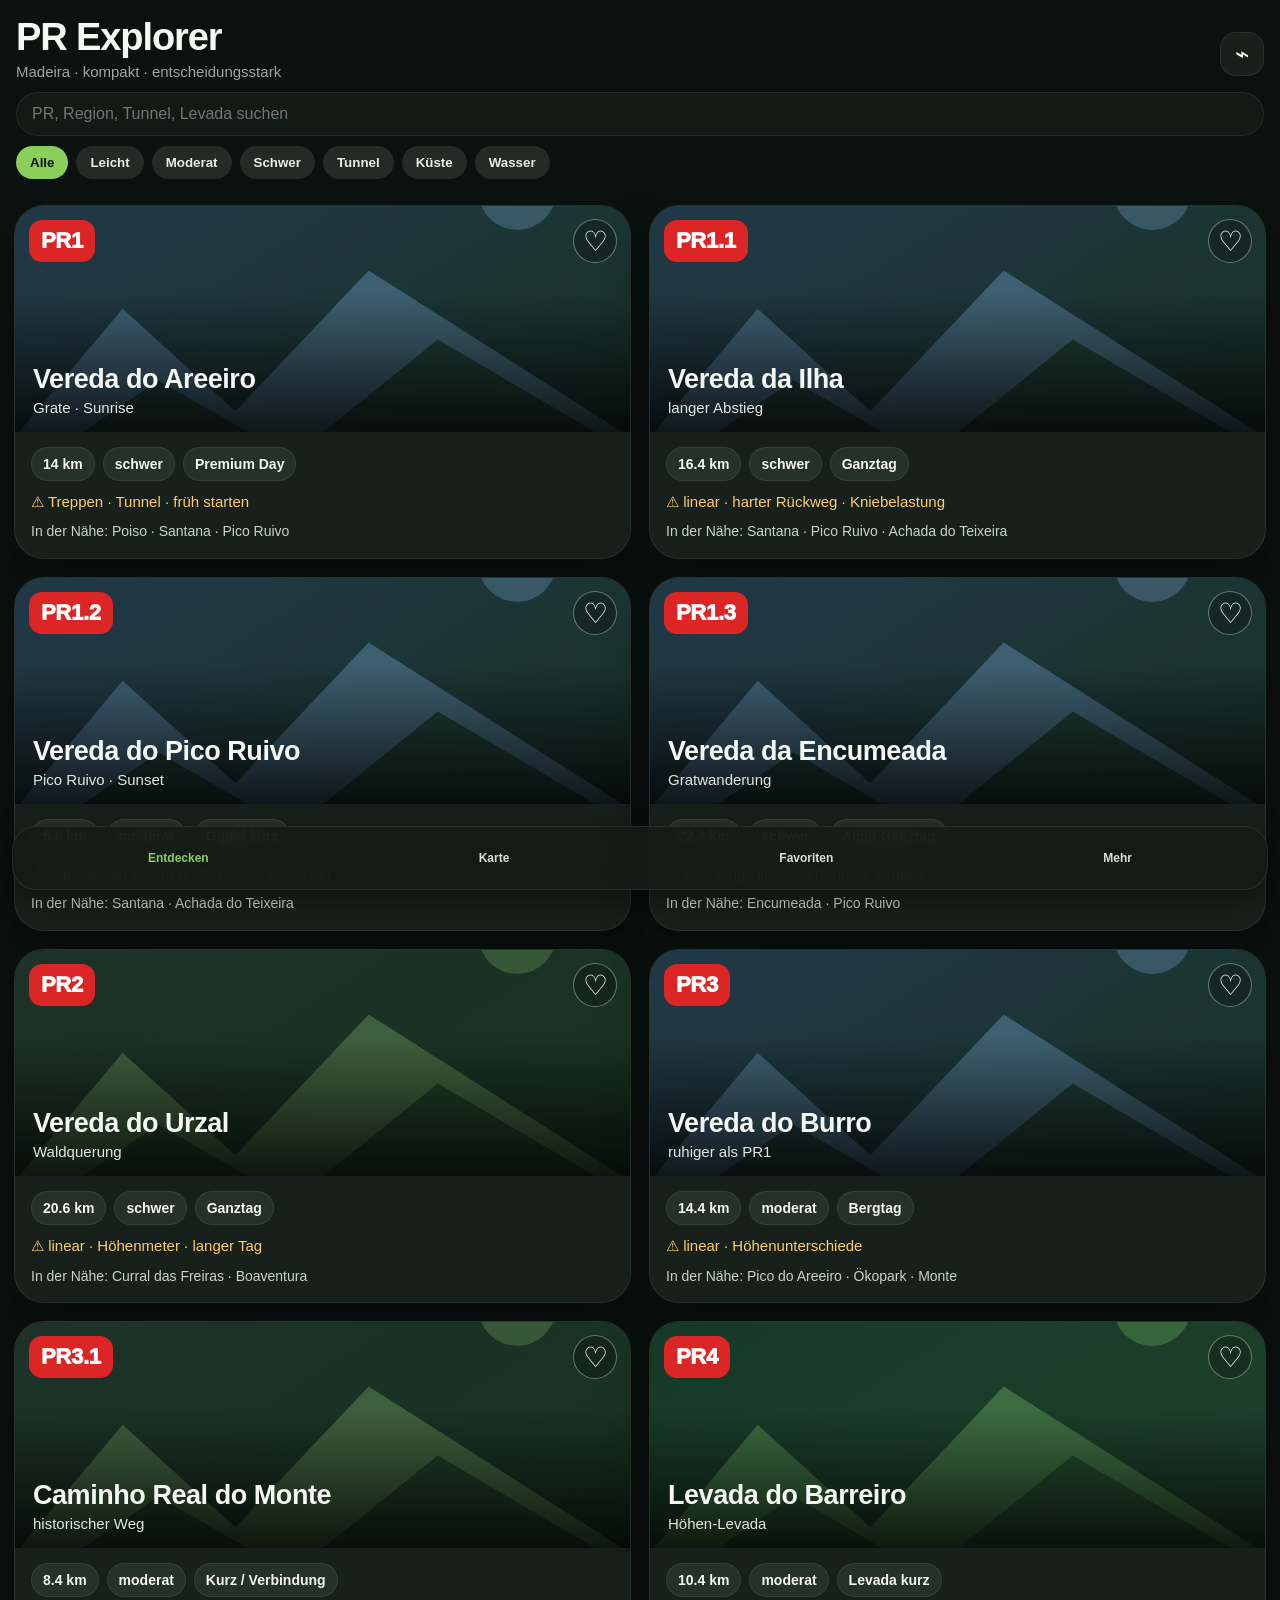
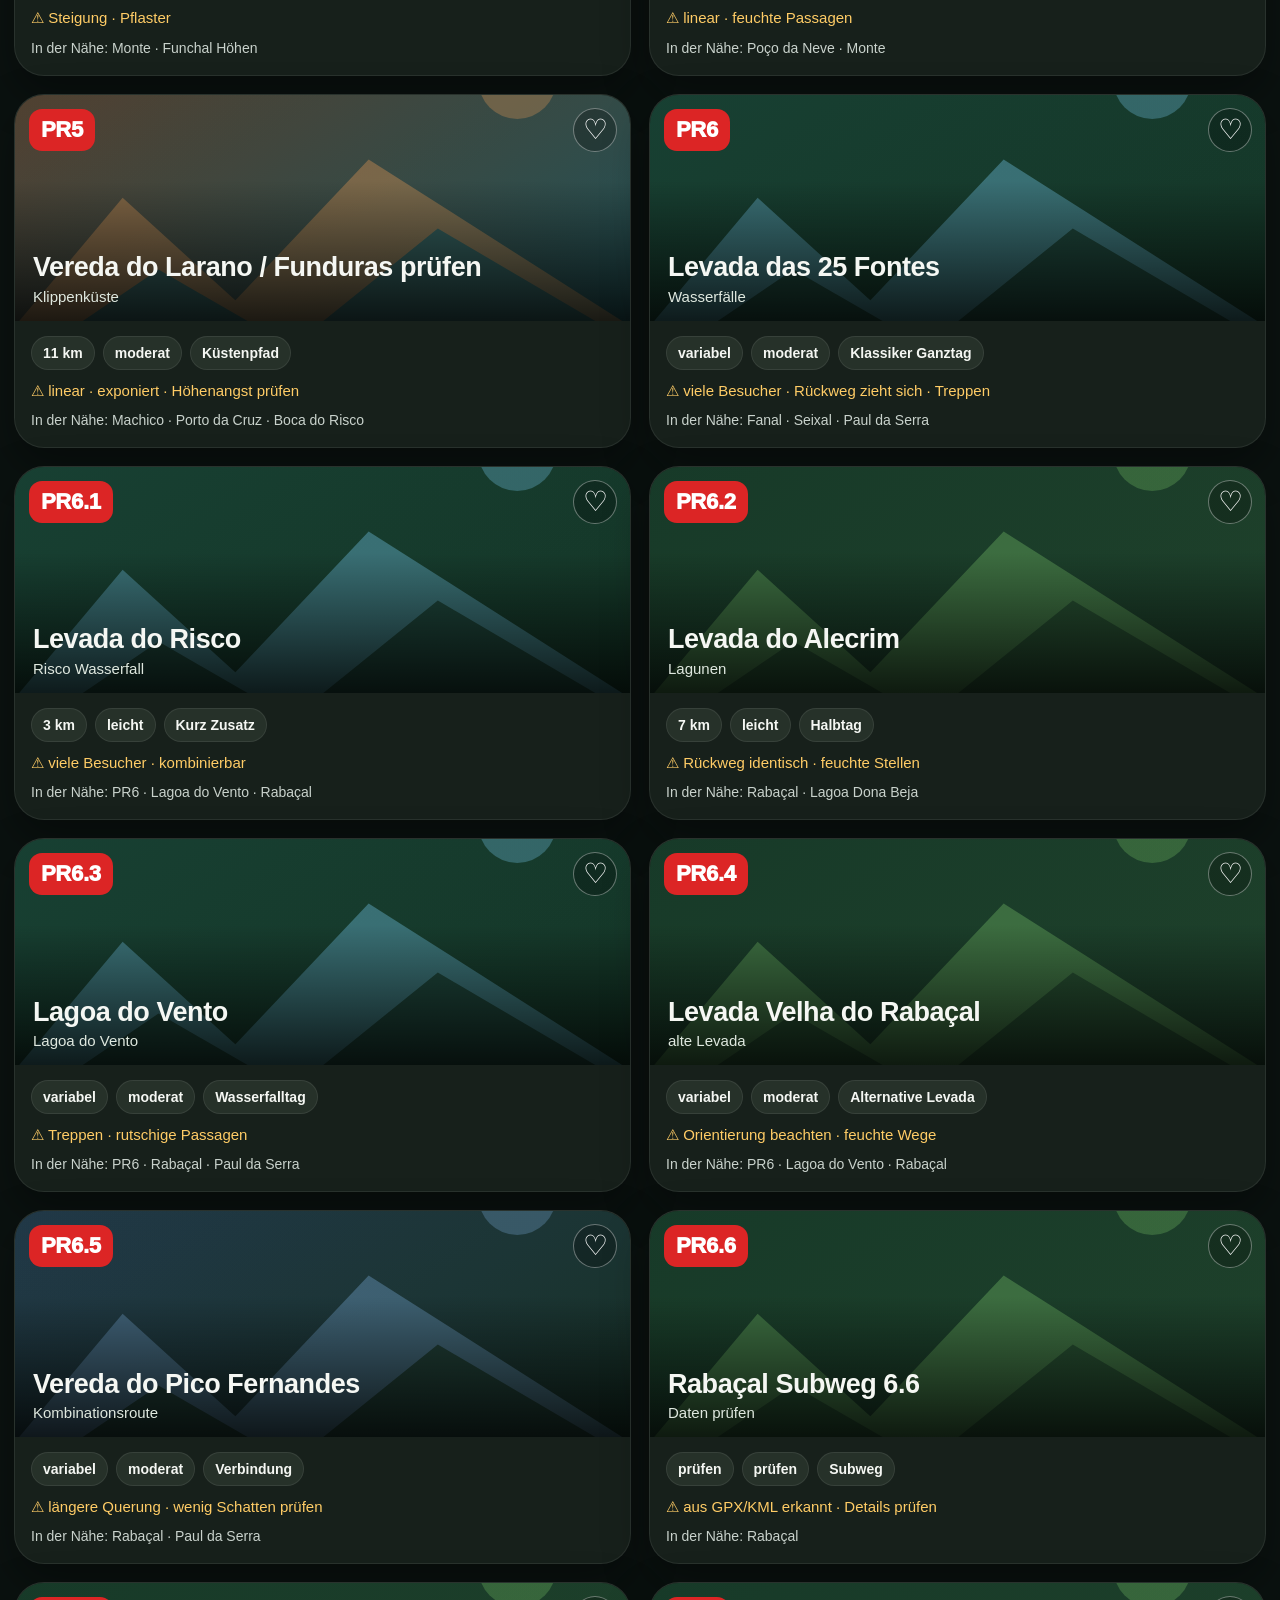
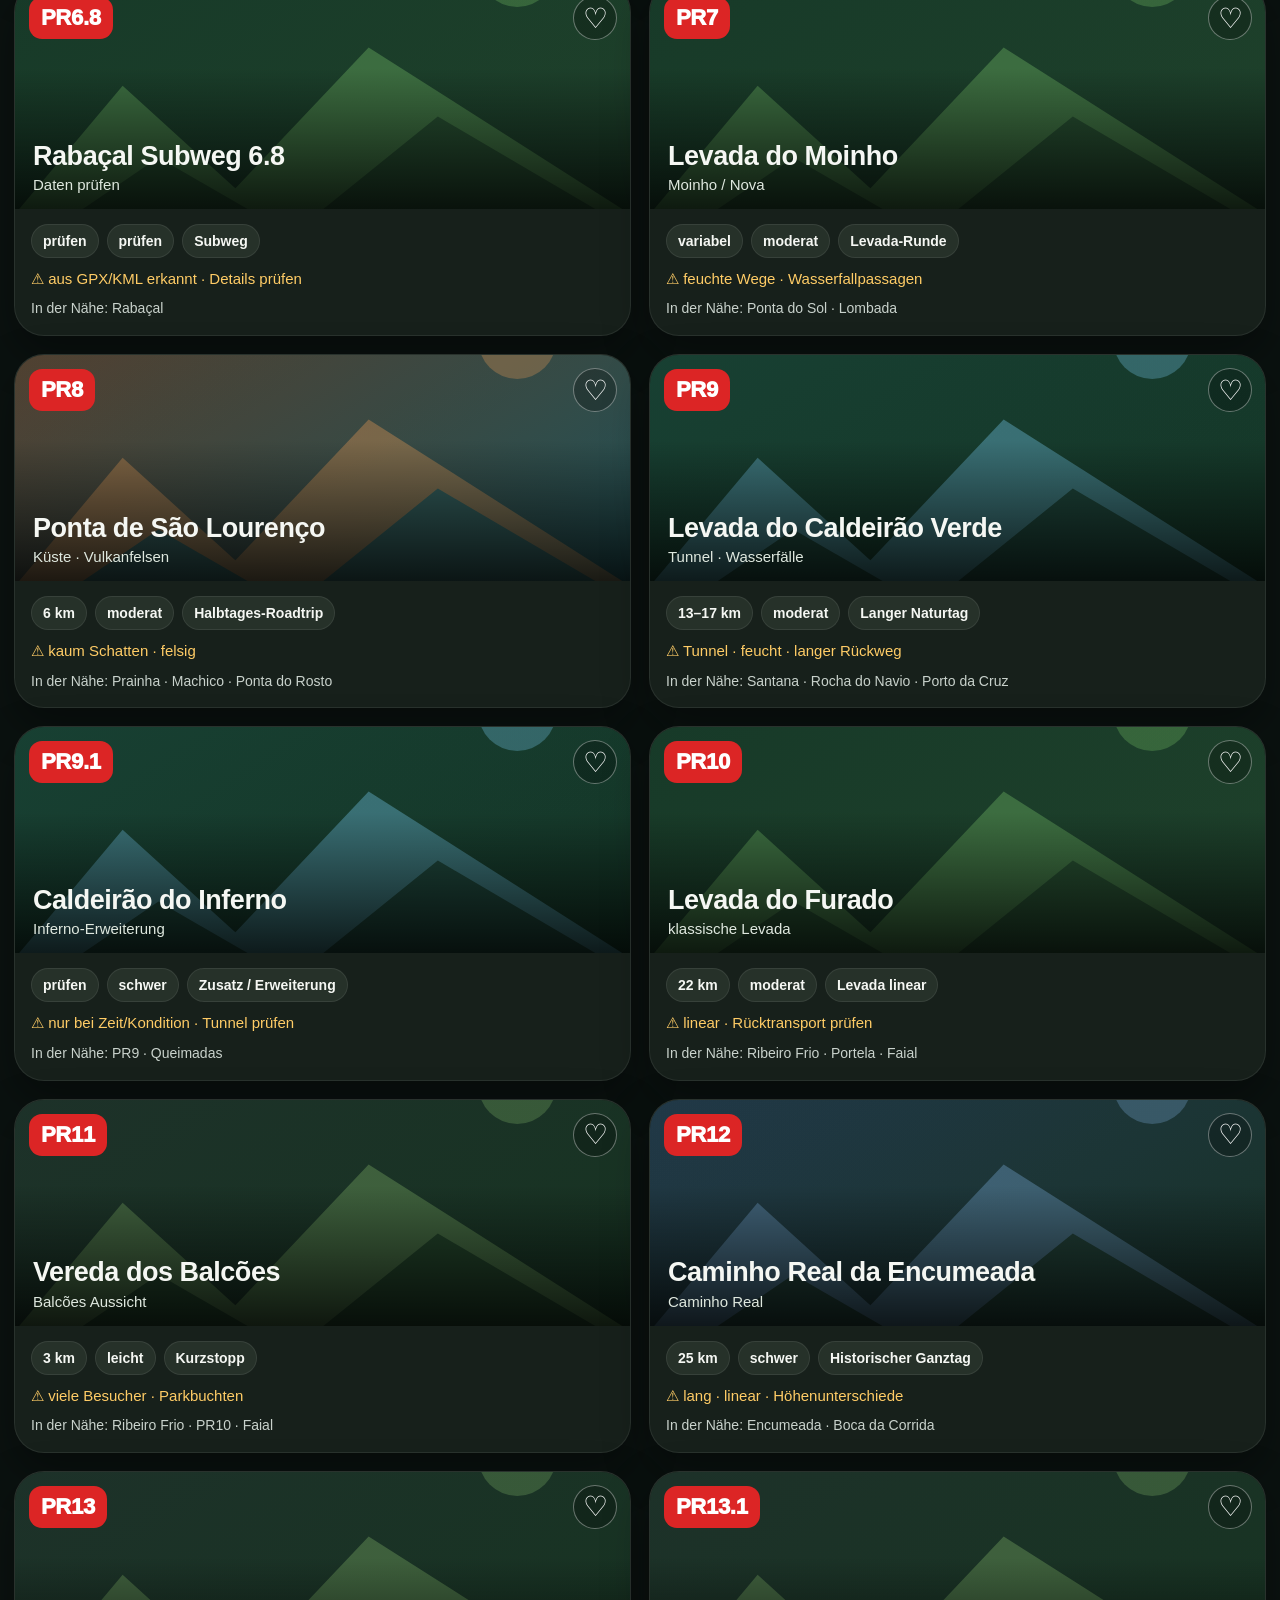
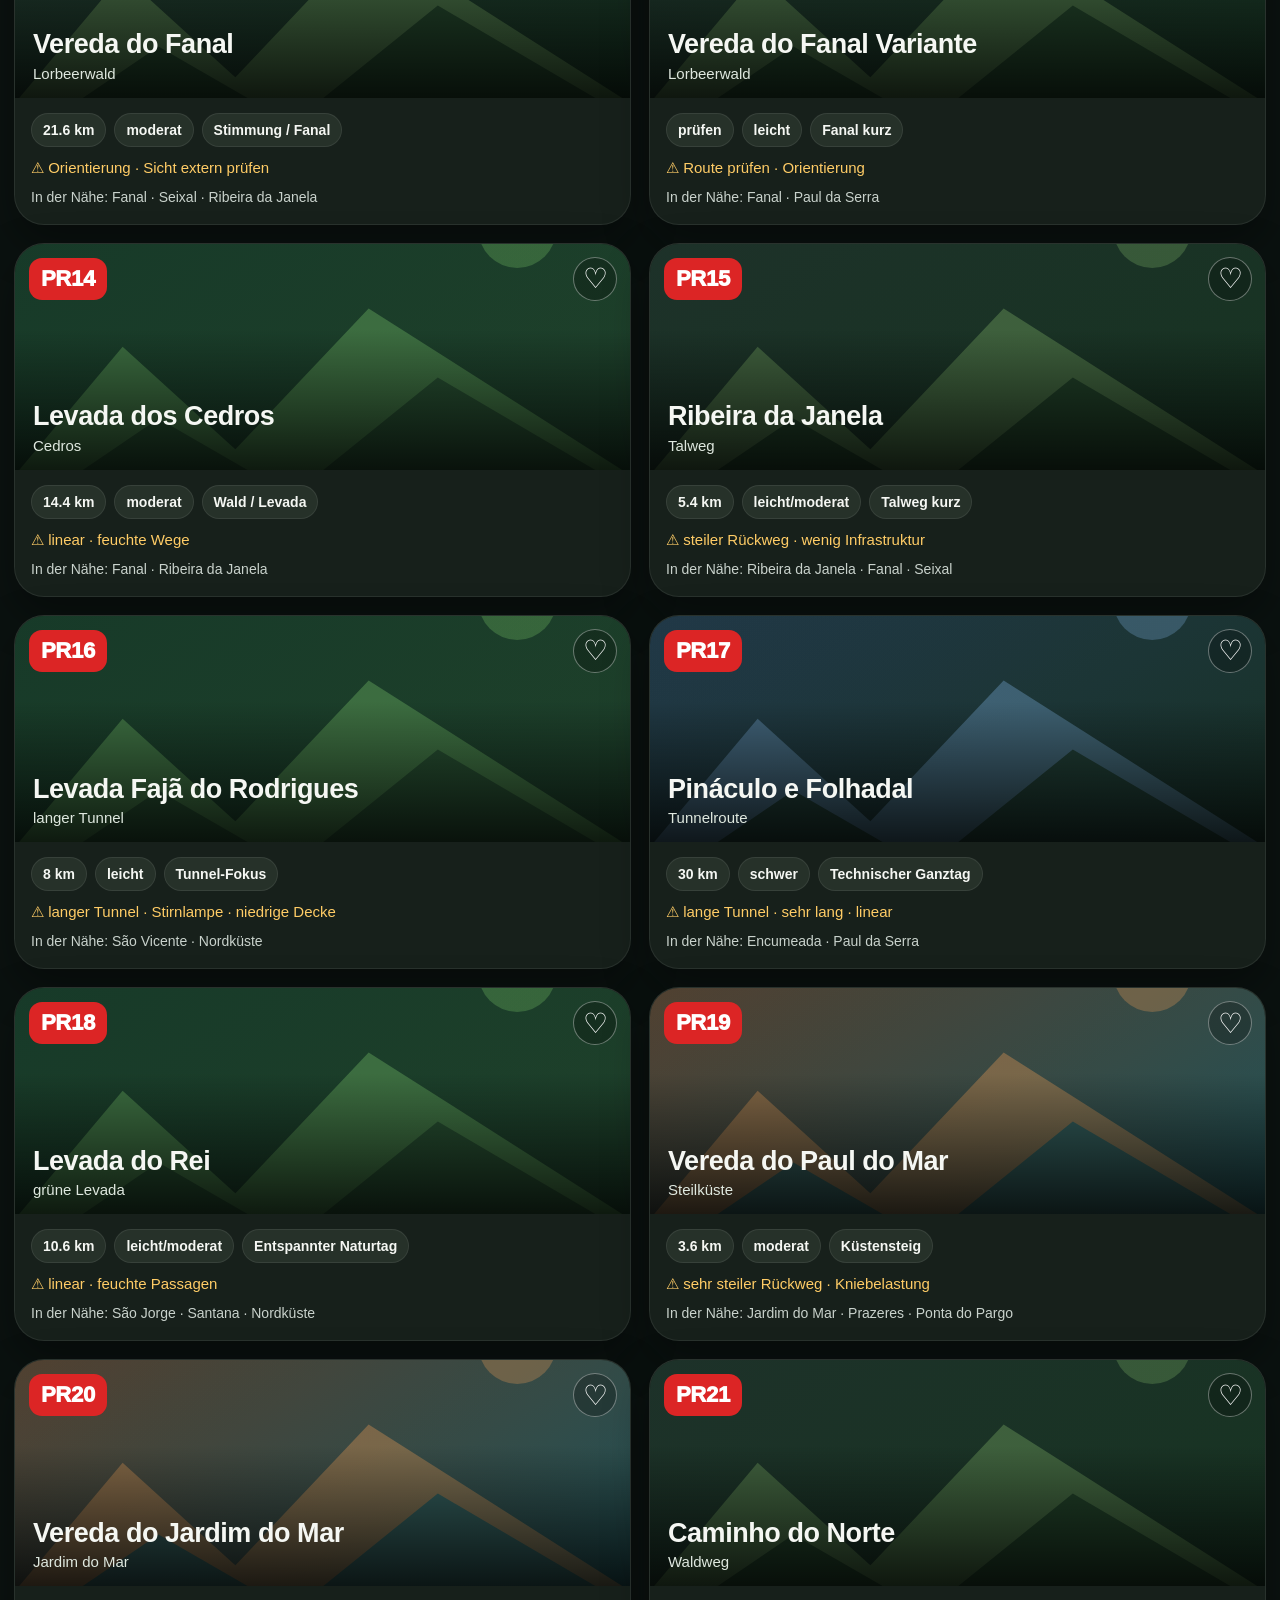
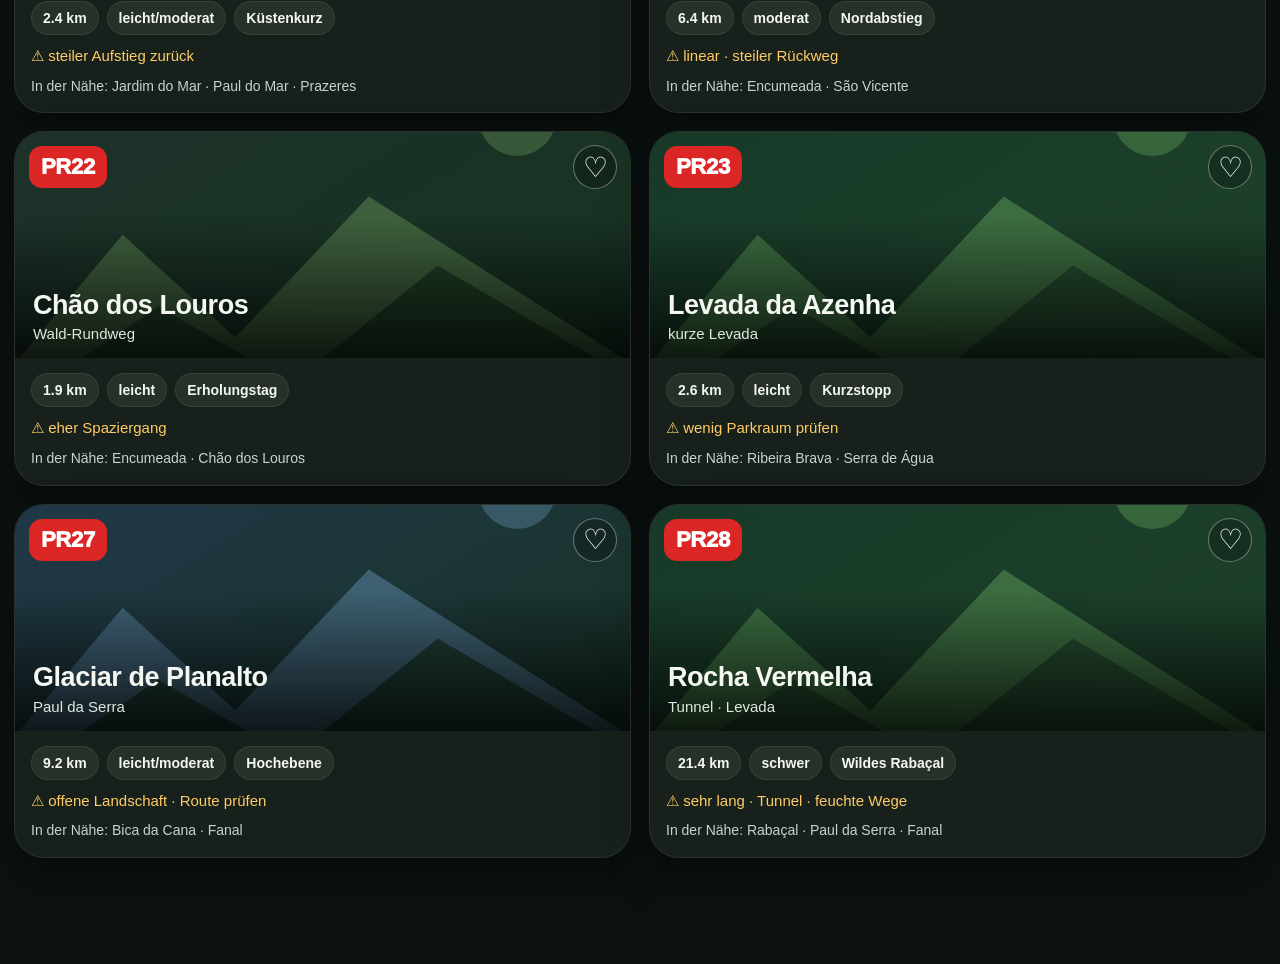
<file: index.html>
<!doctype html>
<html lang="de">
<head>
<meta charset="utf-8">
<meta name="viewport" content="width=device-width,initial-scale=1,viewport-fit=cover">
<title>PR Explorer</title>
<meta name="theme-color" content="#0c1210">
<link rel="manifest" href="manifest.webmanifest">
<link rel="stylesheet" href="css/styles.css">
</head>
<body>
<header class="app-header">
  <div class="header-main">
    <div>
      <h1>PR Explorer</h1>
      <p>Madeira · kompakt · entscheidungsstark</p>
    </div>
    <button id="viewToggle" class="icon-btn" aria-label="Ansicht wechseln">⌁</button>
  </div>
  <input id="search" class="search" placeholder="PR, Region, Tunnel, Levada suchen">
  <div id="chips" class="chips">
    <button class="chip active" data-filter="">Alle</button>
    <button class="chip" data-filter="leicht">Leicht</button>
    <button class="chip" data-filter="moderat">Moderat</button>
    <button class="chip" data-filter="schwer">Schwer</button>
    <button class="chip" data-feature="tunnel">Tunnel</button>
    <button class="chip" data-feature="coast">Küste</button>
    <button class="chip" data-feature="waterfall">Wasser</button>
  </div>
</header>

<main id="app" class="cards"></main>

<section id="sheetBackdrop" class="sheet-backdrop" aria-hidden="true">
  <div class="sheet">
    <div class="sheet-handle"></div>
    <button class="sheet-close" id="closeSheet">×</button>
    <div class="sheet-hero" id="sheetHero"></div>
    <div class="sheet-content">
      <div class="eyebrow" id="sheetId"></div>
      <h2 id="sheetTitle"></h2>
      <p id="sheetSignature"></p>

      <div class="stats-grid">
        <div><b id="sheetDistance"></b><span>Distanz</span></div>
        <div><b id="sheetDifficulty"></b><span>Level</span></div>
        <div><b id="sheetStress"></b><span>Stress</span></div>
        <div><b id="sheetDay"></b><span>Tag</span></div>
      </div>

      <div class="profile-card">
        <div class="mini-map">
          <div class="route-line"></div>
          <span>Track / Karte</span>
        </div>
        <div class="elevation">
          <svg viewBox="0 0 300 90" preserveAspectRatio="none">
            <path d="M0,72 C30,65 42,42 72,55 C110,72 120,16 156,30 C190,44 203,65 238,42 C260,30 280,55 300,48 L300,90 L0,90 Z"></path>
          </svg>
          <span>Höhenprofil-Platzhalter · später aus GPX</span>
        </div>
      </div>

      <div class="info-block warning">
        <h3>Reality Check</h3>
        <ul id="sheetReality"></ul>
      </div>

      <div class="info-block">
        <h3>In der Nähe</h3>
        <ul id="sheetNearby"></ul>
      </div>

      <div class="info-block file-block">
        <h3>Dateien</h3>
        <div id="fileLinks"></div>
      </div>

      <div class="link-grid">
        <a id="lnkGoogle" target="_blank" rel="noopener">Google</a>
        <a id="lnkYoutube" target="_blank" rel="noopener">YouTube</a>
        <a id="lnkInsta" target="_blank" rel="noopener">Instagram</a>
        <a id="lnkKomoot" target="_blank" rel="noopener">Komoot via Google</a>
      </div>
    </div>
  </div>
</section>

<nav class="bottom-nav">
  <button class="active">Entdecken</button>
  <button>Karte</button>
  <button>Favoriten</button>
  <button>Mehr</button>
</nav>

<script src="data/trails.js"></script>
<script src="js/app.js"></script>
</body>
</html>
</file>
<file: css/styles.css>
:root{
  --bg:#0b1210; --panel:#17201b; --panel2:#202a24; --text:#f5f7f3; --muted:#9ca8a1;
  --green:#8bcf5a; --amber:#ffcc66; --red:#dc2525; --line:rgba(255,255,255,.08);
  --shadow:0 18px 45px rgba(0,0,0,.34);
}
*{box-sizing:border-box}
html,body{margin:0;background:var(--bg);color:var(--text);font-family:-apple-system,BlinkMacSystemFont,"SF Pro Display","Segoe UI",sans-serif}
body{padding-bottom:92px}
.app-header{
  position:sticky;top:0;z-index:20;
  padding:calc(env(safe-area-inset-top) + 16px) 16px 12px;
  background:linear-gradient(to bottom,rgba(11,18,16,.98),rgba(11,18,16,.86));
  backdrop-filter:blur(20px);
}
.header-main{display:flex;align-items:center;justify-content:space-between;gap:12px}
h1{margin:0;font-size:38px;letter-spacing:-1.1px}
.app-header p{margin:4px 0 12px;color:var(--muted);font-size:15px}
.icon-btn{width:44px;height:44px;border-radius:16px;border:1px solid var(--line);background:var(--panel);color:white;font-size:24px}
.search{
  width:100%;border:1px solid var(--line);background:#121a16;color:white;border-radius:999px;
  padding:12px 15px;font-size:16px;outline:none;
}
.chips{display:flex;gap:8px;overflow-x:auto;padding-top:10px;-webkit-overflow-scrolling:touch}
.chip{border:0;border-radius:999px;padding:9px 14px;background:#222b25;color:#e7efe8;font-weight:800;white-space:nowrap}
.chip.active{background:var(--green);color:#071008}
.cards{padding:14px;display:grid;gap:18px}
.card{
  background:var(--panel);border:1px solid var(--line);border-radius:30px;overflow:hidden;box-shadow:var(--shadow);
  transform:translateZ(0);
}
.hero{height:226px;background-size:cover;background-position:center;position:relative}
.hero:after{content:"";position:absolute;inset:0;background:linear-gradient(to top,rgba(0,0,0,.78),rgba(0,0,0,.08) 62%)}
.badge{position:absolute;z-index:2;top:14px;left:14px;background:var(--red);color:white;border-radius:13px;padding:8px 12px;font-weight:950;font-size:22px;letter-spacing:-.3px}
.favorite{position:absolute;z-index:2;top:13px;right:13px;width:44px;height:44px;border-radius:999px;border:1px solid rgba(255,255,255,.36);background:rgba(0,0,0,.25);color:white;font-size:28px}
.favorite.on{background:var(--green);color:#061006}
.hero-copy{position:absolute;z-index:2;left:18px;right:18px;bottom:16px}
.hero-copy h2{margin:0;font-size:27px;line-height:1.05;letter-spacing:-.45px}
.hero-copy p{margin:6px 0 0;color:#dfe8df;font-size:15px}
.card-body{padding:15px 16px 17px}
.facts{display:flex;gap:8px;flex-wrap:wrap;margin-bottom:11px}
.pill{background:#263129;border:1px solid var(--line);border-radius:999px;padding:8px 11px;font-size:14px;font-weight:850}
.warning-line{color:var(--amber);font-size:15px;line-height:1.35;margin-bottom:10px}
.nearby-line{color:#c9d2cc;font-size:14px;line-height:1.35}
.cards.compact .hero{height:142px}
.cards.compact .hero-copy h2{font-size:21px}
.cards.compact .card-body{padding:12px 14px}
.bottom-nav{
  position:fixed;z-index:50;left:12px;right:12px;bottom:calc(env(safe-area-inset-bottom) + 10px);
  height:64px;background:rgba(19,27,23,.9);border:1px solid var(--line);border-radius:24px;
  backdrop-filter:blur(20px);display:flex;justify-content:space-around;align-items:center;box-shadow:0 10px 30px rgba(0,0,0,.38)
}
.bottom-nav button{border:0;background:transparent;color:#d8e0d9;font-size:12px;font-weight:800}
.bottom-nav .active{color:var(--green)}
.sheet-backdrop{display:none;position:fixed;inset:0;background:rgba(0,0,0,.52);z-index:100}
.sheet-backdrop.open{display:block}
.sheet{
  position:absolute;left:0;right:0;bottom:0;max-height:91vh;overflow:auto;background:#f4f2ec;color:#111;
  border-radius:30px 30px 0 0;box-shadow:0 -20px 50px rgba(0,0,0,.45)
}
.sheet-handle{width:48px;height:5px;background:#c8c5bd;border-radius:999px;margin:10px auto}
.sheet-close{position:absolute;right:16px;top:14px;z-index:5;border:0;background:rgba(255,255,255,.75);width:38px;height:38px;border-radius:999px;font-size:25px}
.sheet-hero{height:210px;background-size:cover;background-position:center;position:relative}
.sheet-hero:after{content:"";position:absolute;inset:0;background:linear-gradient(to top,rgba(0,0,0,.45),transparent)}
.sheet-content{padding:16px 18px 28px}
.eyebrow{color:#8a6b1b;font-weight:950;font-size:14px;margin-bottom:4px}
.sheet h2{margin:0;font-size:30px;line-height:1.05;letter-spacing:-.7px}
.sheet p{margin:6px 0 14px;color:#4d514c;font-size:16px}
.stats-grid{display:grid;grid-template-columns:repeat(4,1fr);gap:8px;margin:14px 0}
.stats-grid div{background:white;border:1px solid #dfddd6;border-radius:16px;padding:11px 8px;min-height:70px}
.stats-grid b{display:block;font-size:14px}
.stats-grid span{display:block;color:#6f746e;font-size:11px;margin-top:4px}
.profile-card{display:grid;grid-template-columns:1fr 1fr;gap:10px;margin:13px 0}
.mini-map,.elevation{height:136px;background:white;border:1px solid #dfddd6;border-radius:18px;position:relative;overflow:hidden;padding:12px}
.mini-map{background:radial-gradient(circle at 20% 20%,#e7eadf,#d7dfd2)}
.route-line{position:absolute;left:28px;top:70px;width:150px;height:4px;background:#d92424;border-radius:8px;transform:rotate(-18deg);box-shadow:55px -18px 0 #d92424,108px 6px 0 #d92424}
.mini-map span,.elevation span{position:absolute;left:12px;bottom:10px;color:#686d65;font-size:11px}
.elevation svg{position:absolute;inset:18px 10px 22px;width:calc(100% - 20px);height:90px}
.elevation path{fill:#8bcf5a;opacity:.55}
.info-block{background:white;border:1px solid #dfddd6;border-radius:18px;padding:14px;margin:12px 0}
.info-block.warning{background:#fff7df;border-color:#efdca5}
.info-block h3{margin:0 0 8px;font-size:16px}
.info-block ul{margin:0;padding-left:18px;color:#343932;line-height:1.45}
.file-list{display:grid;gap:8px}
.file-list a,.file-list span{display:block;background:#eef0eb;border-radius:12px;padding:10px;color:#263029;text-decoration:none;font-weight:800}
.link-grid{display:grid;grid-template-columns:repeat(2,1fr);gap:9px;margin-top:14px}
.link-grid a{background:#122018;color:white;border-radius:15px;text-decoration:none;padding:12px;text-align:center;font-weight:900;font-size:14px}
@media(min-width:760px){.cards{grid-template-columns:repeat(2,1fr)}.sheet{left:50%;right:auto;width:min(620px,96vw);transform:translateX(-50%);border-radius:30px}}
</file>
